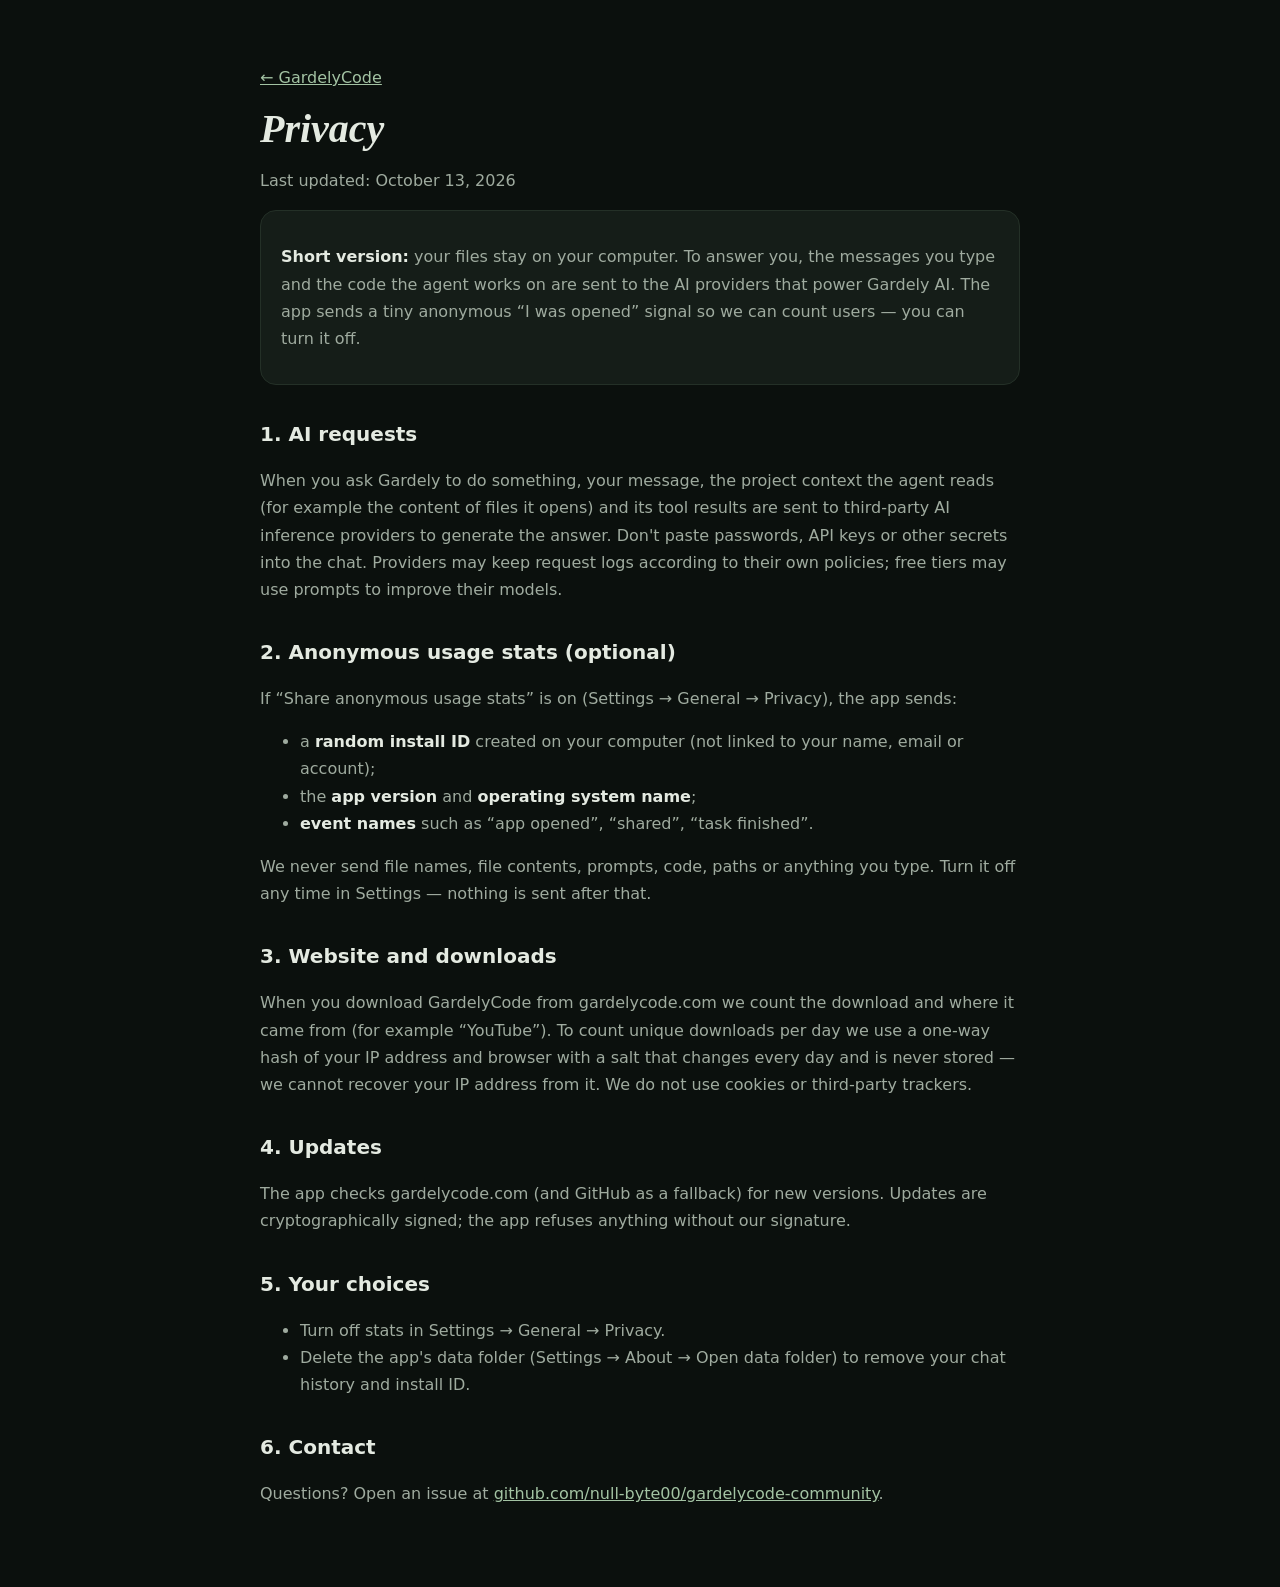
<file: docs/privacy.html>
<!doctype html>
<html lang="en">
<head>
<meta charset="utf-8" />
<meta name="viewport" content="width=device-width, initial-scale=1" />
<title>Privacy — GardelyCode</title>
<meta name="description" content="What GardelyCode collects (very little), what it never collects, and how to turn stats off." />
<link rel="icon" href="favicon.svg" type="image/svg+xml" />
<style>
  :root { --bg0:#0b100d; --bg2:#151d18; --line:#243027; --t1:#e4eae1; --t2:#9fab9f; --acc:#a3c3a3; }
  body { margin: 0; background: var(--bg0); color: var(--t1); font: 16px/1.7 Inter, "Segoe UI", system-ui, sans-serif; }
  main { max-width: 760px; margin: 0 auto; padding: 48px 16px 64px; }
  a { color: var(--acc); }
  h1 { font: italic 600 40px/1.1 Georgia, serif; margin: 0 0 6px; }
  h2 { font-size: 20px; margin: 32px 0 8px; }
  p, li { color: var(--t2); }
  strong { color: var(--t1); }
  .box { background: var(--bg2); border: 1px solid var(--line); border-radius: 16px; padding: 16px 20px; }
</style>
</head>
<body>
<main>
  <p><a href="./">← GardelyCode</a></p>
  <h1>Privacy</h1>
  <p>Last updated: October 13, 2026</p>

  <div class="box">
    <p><strong>Short version:</strong> your files stay on your computer. To answer you, the messages you type and the code the agent works on are sent to the AI providers that power Gardely AI. The app sends a tiny anonymous “I was opened” signal so we can count users — you can turn it off.</p>
  </div>

  <h2>1. AI requests</h2>
  <p>When you ask Gardely to do something, your message, the project context the agent reads (for example the content of files it opens) and its tool results are sent to third-party AI inference providers to generate the answer. Don't paste passwords, API keys or other secrets into the chat. Providers may keep request logs according to their own policies; free tiers may use prompts to improve their models.</p>

  <h2>2. Anonymous usage stats (optional)</h2>
  <p>If “Share anonymous usage stats” is on (Settings → General → Privacy), the app sends:</p>
  <ul>
    <li>a <strong>random install ID</strong> created on your computer (not linked to your name, email or account);</li>
    <li>the <strong>app version</strong> and <strong>operating system name</strong>;</li>
    <li><strong>event names</strong> such as “app opened”, “shared”, “task finished”.</li>
  </ul>
  <p>We never send file names, file contents, prompts, code, paths or anything you type. Turn it off any time in Settings — nothing is sent after that.</p>

  <h2>3. Website and downloads</h2>
  <p>When you download GardelyCode from gardelycode.com we count the download and where it came from (for example “YouTube”). To count unique downloads per day we use a one-way hash of your IP address and browser with a salt that changes every day and is never stored — we cannot recover your IP address from it. We do not use cookies or third-party trackers.</p>

  <h2>4. Updates</h2>
  <p>The app checks gardelycode.com (and GitHub as a fallback) for new versions. Updates are cryptographically signed; the app refuses anything without our signature.</p>

  <h2>5. Your choices</h2>
  <ul>
    <li>Turn off stats in Settings → General → Privacy.</li>
    <li>Delete the app's data folder (Settings → About → Open data folder) to remove your chat history and install ID.</li>
  </ul>

  <h2>6. Contact</h2>
  <p>Questions? Open an issue at <a href="https://github.com/null-byte00/gardelycode-community/issues">github.com/null-byte00/gardelycode-community</a>.</p>
</main>
</body>
</html>
</file>
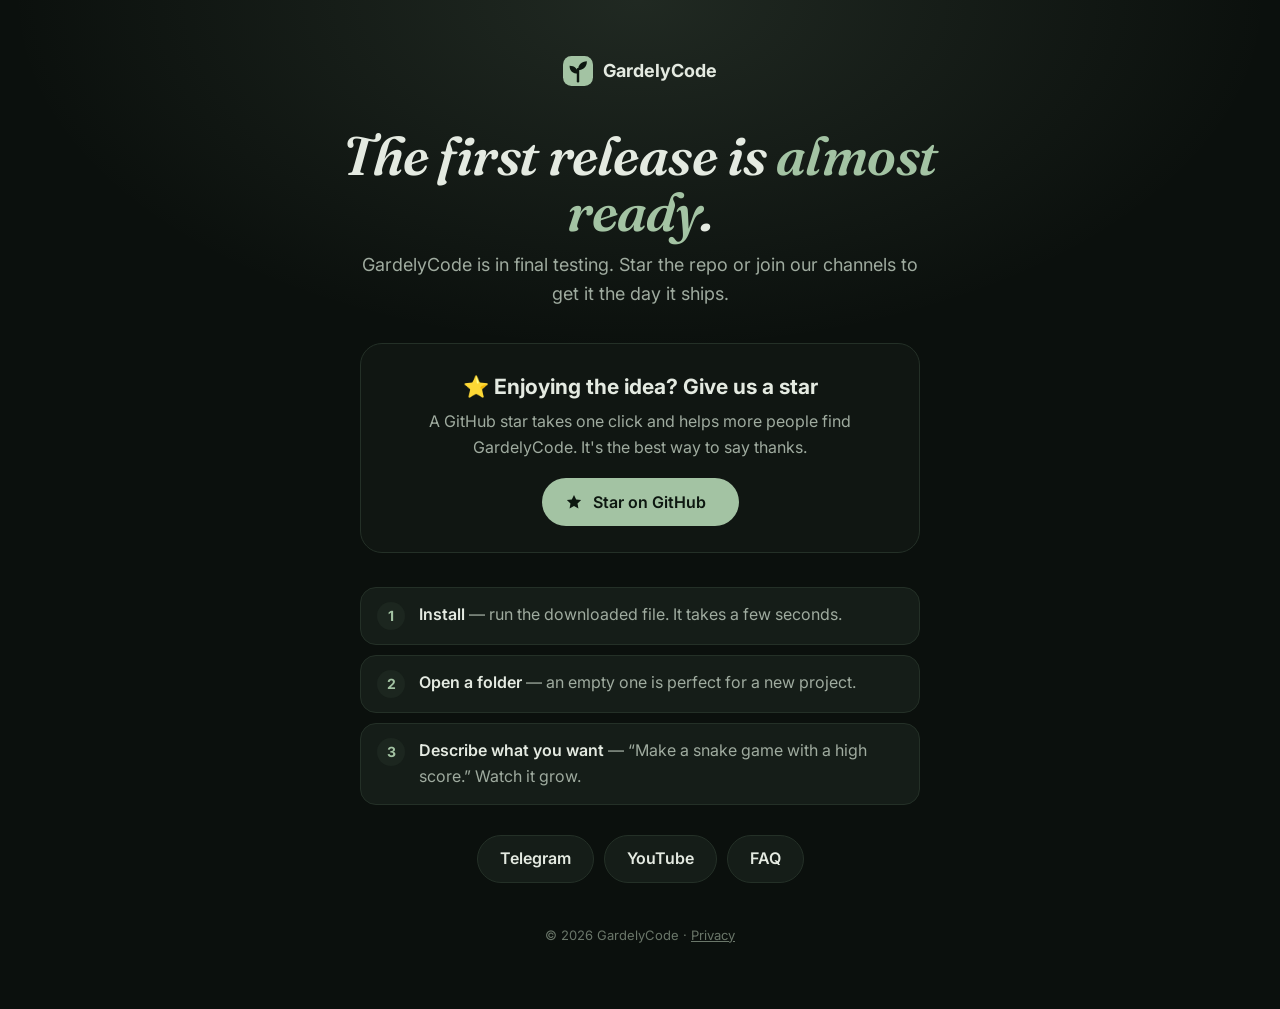
<file: docs/thanks.html>
<!doctype html>
<html lang="en" data-theme="dark">
<head>
<meta charset="utf-8" />
<meta name="viewport" content="width=device-width, initial-scale=1" />
<title>Thanks for downloading GardelyCode</title>
<meta name="description" content="Your GardelyCode download is starting. Install it, open a folder, describe what you want." />
<meta name="robots" content="noindex" />
<link rel="icon" href="favicon.svg" type="image/svg+xml" />
<link rel="preconnect" href="https://fonts.googleapis.com" />
<link href="https://fonts.googleapis.com/css2?family=Fraunces:ital,opsz,wght@1,9..144,600&family=Inter:wght@400;500;600;700&display=swap" rel="stylesheet" />
<style>
  :root { --bg0:#0b100d; --bg1:#101612; --bg2:#151d18; --bg3:#1c261f; --line:#243027; --t1:#e4eae1; --t2:#9fab9f; --t3:#6a7669; --acc:#a3c3a3; --acc2:#7fa883; --ink:#0d1710; --lichen:#c9b88c; }
  :root[data-theme="light"] { --bg0:#f3f1ea; --bg1:#f8f6f0; --bg2:#ffffff; --bg3:#eceae1; --line:#d6dbcf; --t1:#1b241d; --t2:#4d5a4f; --t3:#7b867b; --acc:#4f8a60; --acc2:#3e7350; --ink:#f8f6f0; --lichen:#8a7440; }
  * { box-sizing: border-box; }
  body { margin: 0; min-height: 100vh; background: radial-gradient(900px 500px at 50% 0%, color-mix(in srgb, var(--acc) 14%, transparent), transparent 70%), var(--bg0); color: var(--t1); font: 16px/1.6 Inter, system-ui, sans-serif; }
  a { color: inherit; }
  .wrap { max-width: 760px; margin: 0 auto; padding: 56px 16px 64px; text-align: center; }
  .logo { display: inline-flex; align-items: center; gap: 10px; text-decoration: none; font-weight: 700; font-size: 18px; }
  h1 { font: italic 600 clamp(34px, 6vw, 54px)/1.05 Fraunces, Georgia, serif; margin: 34px 0 10px; letter-spacing: -.01em; }
  h1 em { color: var(--acc); }
  .lead { color: var(--t2); font-size: 18px; margin: 0 auto 26px; max-width: 560px; }
  .note { color: var(--t3); font-size: 14px; }
  .btn { display: inline-flex; align-items: center; justify-content: center; gap: 10px; min-height: 48px; padding: 0 22px; border-radius: 999px; font-weight: 600; text-decoration: none; border: 1px solid var(--line); background: var(--bg2); color: var(--t1); cursor: pointer; font-size: 16px; }
  .btn-primary { background: var(--acc); color: var(--ink); border-color: transparent; }
  .btn:hover { transform: translateY(-1px); }
  .star { margin: 34px auto 0; padding: 26px 22px; border: 1px solid var(--line); border-radius: 22px; background: var(--bg1); max-width: 560px; }
  .star h2 { margin: 0 0 6px; font-size: 21px; }
  .star p { margin: 0 0 18px; color: var(--t2); }
  .count { font-variant-numeric: tabular-nums; color: var(--t2); font-weight: 500; }
  .steps { text-align: left; margin: 34px auto 0; max-width: 560px; display: grid; gap: 10px; }
  .step { display: flex; gap: 14px; align-items: flex-start; padding: 14px 16px; border-radius: 16px; background: var(--bg2); border: 1px solid var(--line); }
  .step b { flex: none; width: 28px; height: 28px; border-radius: 50%; display: grid; place-items: center; background: var(--bg3); color: var(--acc); font-size: 14px; }
  .step span { color: var(--t2); }
  .step strong { color: var(--t1); font-weight: 600; }
  .social { margin-top: 30px; display: flex; gap: 10px; justify-content: center; flex-wrap: wrap; }
  .social .btn[aria-disabled="true"] { opacity: .5; pointer-events: none; }
  footer { margin-top: 42px; color: var(--t3); font-size: 13px; }
  @media (prefers-reduced-motion: reduce) { .btn:hover { transform: none; } }
</style>
<script>
  (function () { try { var t = new URLSearchParams(location.search).get('theme') || localStorage.getItem('gc-theme'); if (t === 'light') document.documentElement.setAttribute('data-theme', 'light'); } catch (e) {} })();
</script>
</head>
<body>
<div class="wrap">
  <a class="logo" href="./">
    <svg width="30" height="30" viewBox="0 0 32 32" aria-hidden="true"><rect width="32" height="32" rx="9" fill="#a3c3a3"/><g fill="#0d1710" stroke="#0d1710" stroke-width="2.6" stroke-linecap="round"><path d="M16 27V14" fill="none"/><path d="M16 19c0-5-3.5-8.5-9-8.5 0 5.5 3.5 8.5 9 8.5z" stroke="none"/><path d="M16 15c0-5.5 3.8-9.5 9.5-9.5 0 6-3.8 9.5-9.5 9.5z" stroke="none"/></g></svg>
    GardelyCode
  </a>

  <h1>Your download is <em>growing</em>.</h1>
  <p class="lead">GardelyCode should start downloading in a moment. If it doesn't, use the button below.</p>
  <a class="btn btn-primary" id="dl" href="#">
    <svg width="18" height="18" viewBox="0 0 24 24" fill="none" stroke="currentColor" stroke-width="2" stroke-linecap="round" stroke-linejoin="round" aria-hidden="true"><path d="M12 3v12M7 10l5 5 5-5M5 21h14"/></svg>
    Download GardelyCode
  </a>
  <p class="note">Free · Windows 10/11 · Windows may say “Windows protected your PC” — click <em>More info → Run anyway</em>.</p>

  <section class="star" aria-labelledby="star-h">
    <h2 id="star-h">⭐ Enjoying the idea? Give us a star</h2>
    <p>A GitHub star takes one click and helps more people find GardelyCode. It's the best way to say thanks.</p>
    <a class="btn btn-primary" href="https://github.com/null-byte00/gardelycode-community" target="_blank" rel="noopener">
      <svg width="18" height="18" viewBox="0 0 24 24" fill="currentColor" aria-hidden="true"><path d="M12 2.5l2.9 6 6.6.9-4.8 4.6 1.2 6.5L12 17.4l-5.9 3.1 1.2-6.5L2.5 9.4l6.6-.9z"/></svg>
      Star on GitHub <span class="count" id="stars"></span>
    </a>
  </section>

  <div class="steps">
    <div class="step"><b>1</b><span><strong>Install</strong> — run the downloaded file. It takes a few seconds.</span></div>
    <div class="step"><b>2</b><span><strong>Open a folder</strong> — an empty one is perfect for a new project.</span></div>
    <div class="step"><b>3</b><span><strong>Describe what you want</strong> — “Make a snake game with a high score.” Watch it grow.</span></div>
  </div>

  <div class="social">
    <a class="btn" href="https://t.me/GardelyCode" target="_blank" rel="noopener">Telegram</a>
    <a class="btn" href="https://youtu.be/Ekp5OMovWvM" target="_blank" rel="noopener">YouTube</a>
    <a class="btn" href="./#faq">FAQ</a>
  </div>

  <footer>© 2026 GardelyCode · <a href="privacy.html">Privacy</a></footer>
</div>
<script>
(function () {
  var q = new URLSearchParams(location.search);
  var src = (q.get('src') || 'site').replace(/[^a-z0-9_-]/gi, '').slice(0, 24);
  var ref = (q.get('ref') || (function () { try { return sessionStorage.getItem('gc-ref'); } catch (e) { return null; } })() || '').replace(/[^a-z0-9_-]/gi, '').slice(0, 16);
  var dl = document.getElementById('dl');
  var ownSite = location.hostname === 'gardelycode.com' || location.hostname === 'www.gardelycode.com';
  function start(url) {
    dl.href = url;
    if (q.get('auto') !== '0') setTimeout(function () { location.href = url; }, 700);
  }
  function comingSoon() {
    document.querySelector('h1').innerHTML = 'The first release is <em>almost ready</em>.';
    document.querySelector('.lead').textContent = 'GardelyCode is in final testing. Star the repo or join our channels to get it the day it ships.';
    dl.style.display = 'none';
    document.querySelector('.note').style.display = 'none';
  }
  if (ownSite) {
    // Our server streams the installer from /download (no .exe in the URL) and counts the download.
    start('/download?src=' + encodeURIComponent(src) + (ref ? '&ref=' + encodeURIComponent(ref) : ''));
  } else {
    // GitHub Pages mirror: only link to a release that actually exists.
    fetch('https://api.github.com/repos/null-byte00/gardelycode-community/releases/latest')
      .then(function (r) { return r.ok ? r.json() : null; })
      .then(function (rel) {
        var asset = rel && (rel.assets || []).filter(function (a) { return /setup\.exe$/i.test(a.name); })[0];
        if (asset) start(asset.browser_download_url); else comingSoon();
      })
      .catch(comingSoon);
  }
  fetch('https://api.github.com/repos/null-byte00/gardelycode-community').then(function (r) { return r.json(); }).then(function (j) {
    if (typeof j.stargazers_count === 'number') document.getElementById('stars').textContent = '· ' + j.stargazers_count;
  }).catch(function () {});
})();
</script>
</body>
</html>
</file>
